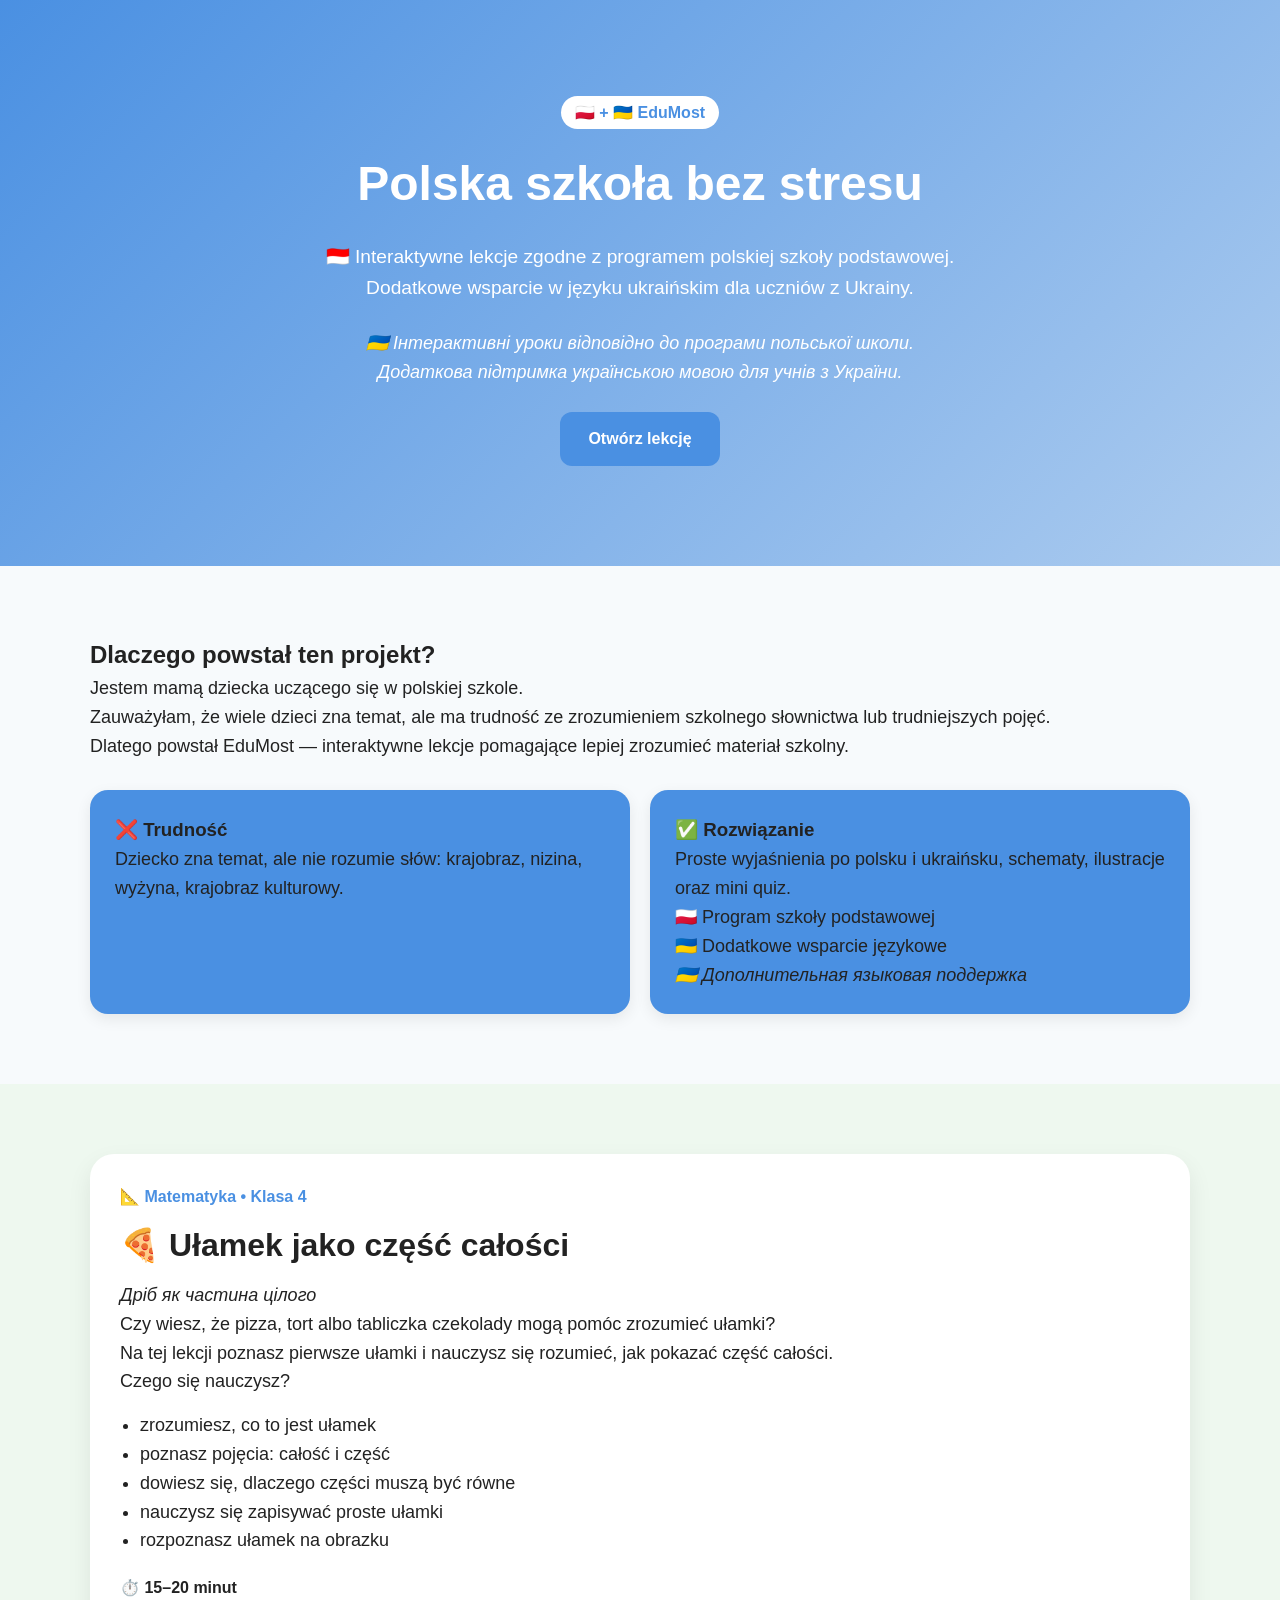
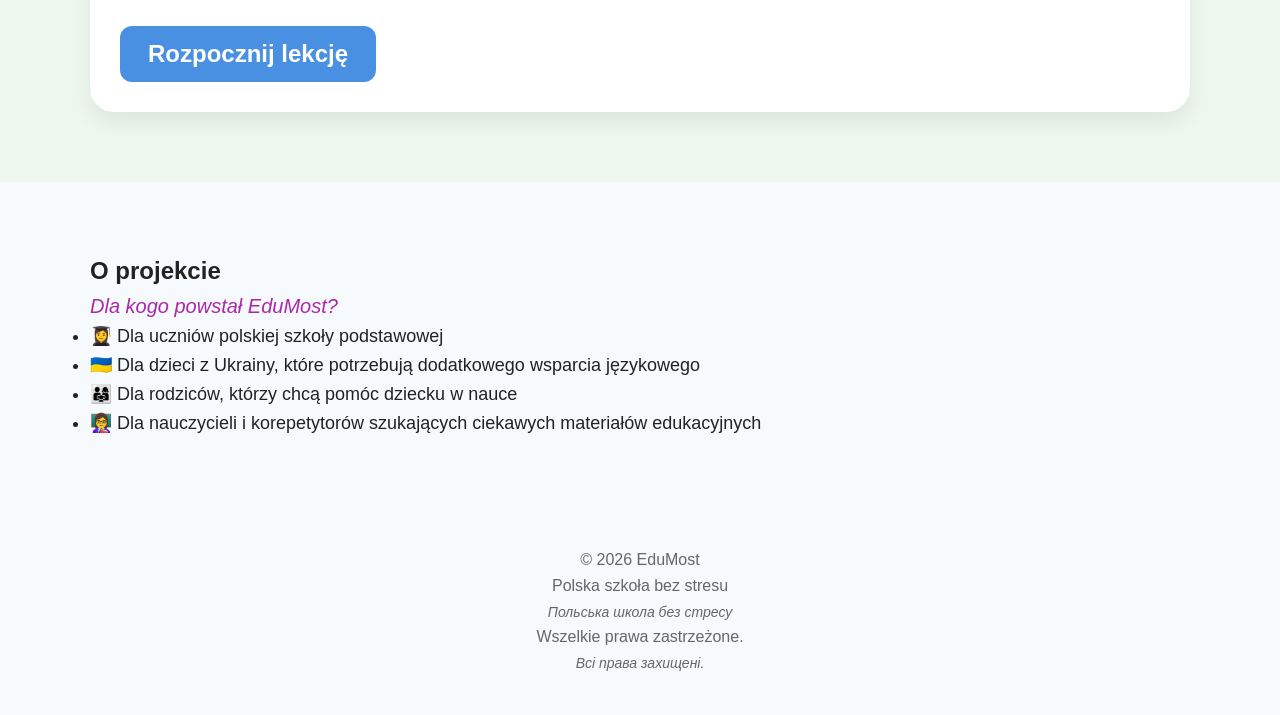
<file: index.html>
<!DOCTYPE html>
<html lang="pl">

<head>
    <meta charset="UTF-8">
    <meta name="viewport" content="width=device-width, initial-scale=1.0">

    <title>EduMost | Ułamek jako część całości</title>

    <link rel="stylesheet" href="style.css">
</head>

<body>

    <header class="hero">
        <div class="hero-content">
            <span class="badge">🇵🇱 + 🇺🇦 EduMost</span>
            <h1>Polska szkoła bez stresu</h1>
            <p class="subtitle">
                🇮🇩 Interaktywne lekcje zgodne z programem polskiej szkoły podstawowej. <br>Dodatkowe wsparcie w języku
                ukraińskim dla uczniów z Ukrainy.
            </p><br>
            <p><em>🇺🇦 Інтерактивні уроки відповідно до програми польської школи. <br> Додаткова підтримка українською
                    мовою для учнів з України.</em></p>
            <a href="#lesson" class="btn">
                Otwórz lekcję
            </a>
        </div>
    </header>

    <section class="problem">
        <div class="container">
            <h2>Dlaczego powstał ten projekt?</h2>

            <p>
                Jestem mamą dziecka uczącego się w polskiej szkole.
            </p>
            <p>Zauważyłam, że wiele dzieci zna temat, ale ma trudność ze zrozumieniem szkolnego słownictwa lub
                trudniejszych pojęć.</p>
            <p>Dlatego powstał EduMost — interaktywne lekcje pomagające lepiej zrozumieć materiał szkolny.</p>
            <div class="cards">

                <div class="card">
                    <h3>❌ Trudność</h3>
                    <p>
                        Dziecko zna temat, ale nie rozumie słów:
                        krajobraz, nizina, wyżyna, krajobraz kulturowy.
                    </p>
                </div>

                <div class="card">
                    <h3>✅ Rozwiązanie</h3>
                    <p>
                        Proste wyjaśnienia po polsku i ukraińsku,
                        schematy, ilustracje oraz mini quiz.
                    </p>
                    <p>🇵🇱 Program szkoły podstawowej</p>
                    <p>🇺🇦 Dodatkowe wsparcie językowe</p>
                    <p><em>🇺🇦 Дополнительная языковая поддержка</em></p>
                </div>

            </div>

        </div>

    </section>

    <section id="lesson" class="lesson-preview">

        <div class="container">

            <div class="lesson-card">

                <div class="lesson-info">

                    <span class="subject">
                        📐 Matematyka • Klasa 4
                    </span>

                    <h3>🍕 Ułamek jako część całości</h3>
                    <p class="centr"><em>Дріб як частина цілого</em></p>
                    <p>Czy wiesz, że pizza, tort albo tabliczka czekolady mogą pomóc zrozumieć ułamki?</p>
                    <p>Na tej lekcji poznasz pierwsze ułamki i nauczysz się rozumieć, jak pokazać część całości.</p>
                    <p>
                        Czego się nauczysz?
                    </p>

                    <ul>
                        <li>zrozumiesz, co to jest ułamek</li>
                        <li>poznasz pojęcia: całość i część</li>
                        <li>dowiesz się, dlaczego części muszą być równe</li>
                        <li>nauczysz się zapisywać proste ułamki</li>
                        <li>rozpoznasz ułamek na obrazku</li>
                    </ul>

                    <div class="lesson-meta">
                        ⏱️ 15–20 minut
                    </div>

                    <button class="btn" id="openLesson" style="font-size: 1.5rem;">
                        Rozpocznij lekcję
                    </button>

                </div>

            </div>

        </div>

    </section>

    <section class="about">

        <div class="container">

            <h2>O projekcie</h2>
            <p class="p20">Dla kogo powstał EduMost?</h6>
            <ul>
                <li>👩‍🎓 Dla uczniów polskiej szkoły podstawowej</li>
                <li>🇺🇦 Dla dzieci z Ukrainy, które potrzebują dodatkowego wsparcia językowego</li>
                <li>👨‍👩‍👧 Dla rodziców, którzy chcą pomóc dziecku w nauce</li>
                <li>👩‍🏫 Dla nauczycieli i korepetytorów szukających ciekawych materiałów edukacyjnych</li>
            </ul>

        </div>

    </section>

    <footer>
        © 2026 EduMost <br>
        <p>Polska szkoła bez stresu <br><em>Польська школа без стресу</em> </p>
        <p>Wszelkie prawa zastrzeżone. <br><em>Всі права захищені.</em></p>
    </footer>
    <script src="script.js"></script>

</body>

</html>
</file>
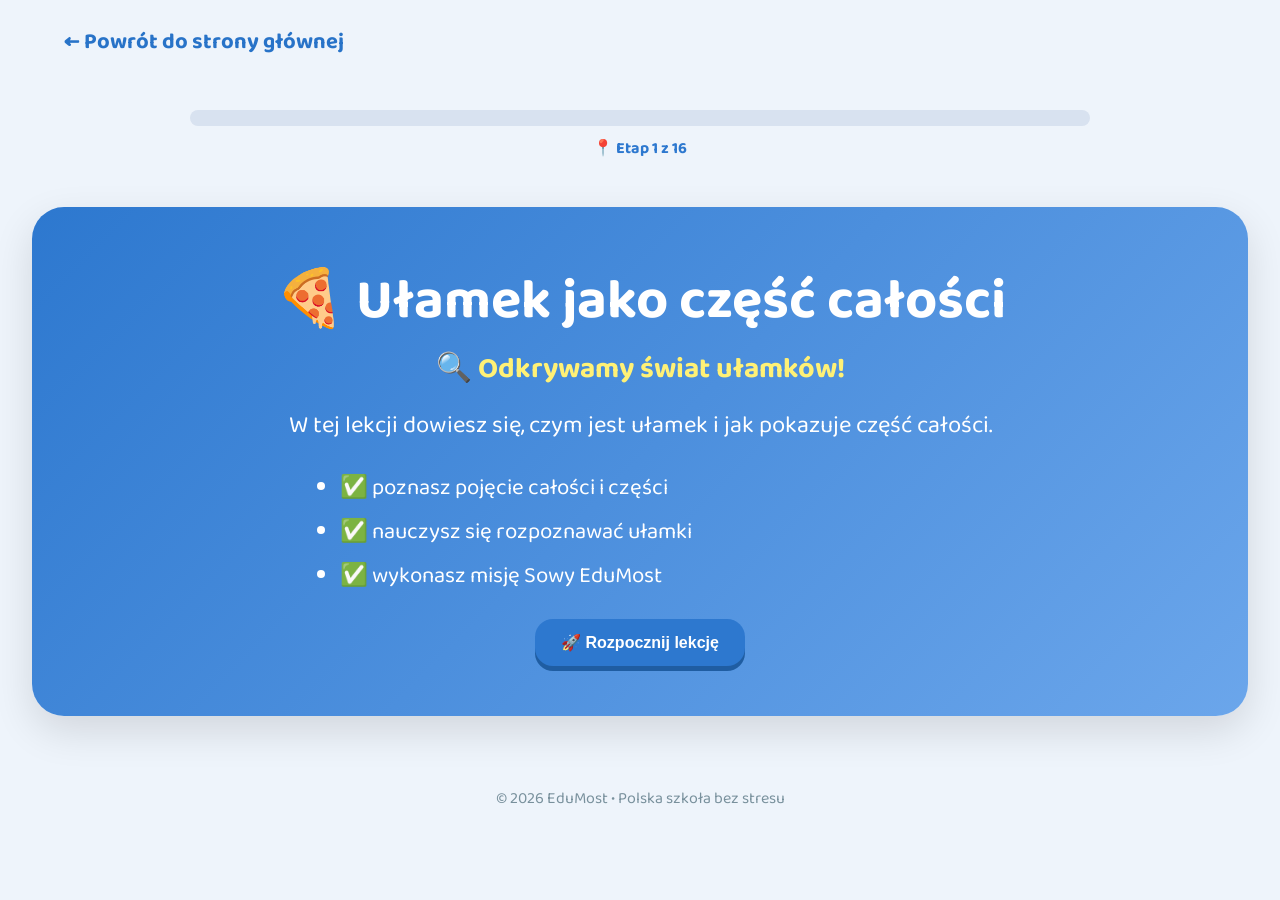
<file: indexMat.html>
<!DOCTYPE html>
<html lang="pl">

<head>

    <meta charset="UTF-8">

    <meta name="viewport" content="width=device-width, initial-scale=1.0">

    <title>
        EduMost | MAT4-UZ-034 | Ułamek jako część całości
    </title>

    <!-- Fonts -->

    <link href="https://fonts.googleapis.com/css2?family=Baloo+2:wght@400;500;600;700&display=swap" rel="stylesheet">

    <!-- CSS -->

    <link rel="stylesheet" href="styleMat.css">
</head>

<body>

    <!-- ==================================================
    POWRÓT
    ================================================== -->

    <a href="index.html" class="back-btn">← Powrót do strony głównej</a>

    <!-- ==================================================
    PROGRESS BAR
    ================================================== -->

    <div class="progress-wrapper">
        <div class="progress-track">
            <div class="progress-bar" id="progressBar">
            </div>
        </div>
        <div class="progress-text" id="progressText">
            📍 Etap 1 z 15
        </div>
    </div>

    <!-- ==================================================
    LESSON START
    ================================================== -->

    <main>

        <!-- ==========================================
        SLIDE 1  HERO
        ========================================== -->
        <section class="slide active" id="slide1">
            <div class="lesson-container">
                <div class="hero-card">
                    <h1>🍕 Ułamek jako część całości</h1>
                    <h3>🔍 Odkrywamy świat ułamków!</h3>
                    <p> W tej lekcji dowiesz się, czym jest ułamek i jak pokazuje część całości.</p>

                    <ul>
                        <li>✅ poznasz pojęcie całości i części</li>
                        <li>✅ nauczysz się rozpoznawać ułamki</li>
                        <li>✅ wykonasz misję Sowy EduMost</li>
                    </ul>

                    <button class="btn btn-primary" onclick="nextSlide()">
                        🚀 Rozpocznij lekcję
                    </button>
                </div>
            </div>
        </section>
        <!-- ==========================================
        SLIDE 2
        JUŻ ZNASZ
        ========================================== -->
        <section class="slide" id="slide2">
            <div class="lesson-container">
                <div class="card section-lesson">
                    <h2>🦉 Już znasz</h2>
                    <div class="grid-2">
                        <div>
                            <ul>
                                <li>🔢 umiesz liczyć</li>
                                <li>🍎 potrafisz dzielić przedmioty na części</li>
                                <li>🍕 wiesz, że pizzę można pokroić na kawałki</li>
                                <li>⚖️ rozumiesz, co znaczy „po równo”</li>
                            </ul>
                        </div>
                        <div>
                            <img src="image/juz-znasz.png" class="lesson-image zum">
                        </div>
                    </div>
                    <div class="owl-card owl-remember">
                        <div class="rule-title">
                            <img src="image/sowa_zapamientaj.png" alt="Sowa EduMost">
                            <span>
                                Zapamiętaj
                            </span>
                        </div>
                        <p>
                            Wszystkie nowe wiadomości
                            budujemy na tym,
                            co już wiemy.
                        </p>
                    </div>
                    <div class="navigation">
                        <button class="btn btn-secondary" onclick="prevSlide()">
                            ← Wstecz
                        </button>
                        <button class="btn btn-primary" onclick="nextSlide()">
                            Dalej →
                        </button>
                    </div>
                </div>
            </div>
        </section>
        <!-- ==========================================
        SLIDE 3
        CZEGO SIĘ NAUCZYSZ
        ========================================== -->
        <section class="slide" id="slide3">
            <div class="lesson-container">
                <div class="card section-lesson">
                    <h2>🎯 Czego się nauczysz</h2>
                    <div class="grid-3">
                        <div class="word-card">
                            <h3>🍕</h3>
                            <p>rozpoznawać części całości</p>
                        </div>
                        <div class="word-card">
                            <h3>➗</h3>
                            <p>rozumieć, czym jest ułamek</p>
                        </div>
                        <div class="word-card">
                            <h3>🔢</h3>
                            <p>odczytywać proste ułamki</p>
                        </div>
                    </div>
                    <div class="owl-card owl-think">

                        <div class="rule-title">
                            <img src="image/sowa_misia.png" alt="Sowa EduMost">
                            <span>Misja na dziś</span>
                        </div>
                        <p>Na końcu lekcji będziesz potrafił powiedzieć:</p>
                        <p><strong>„To jest jedna część z czterech części.”</strong></p>
                    </div>
                    <div class="navigation">
                        <button class="btn btn-secondary" onclick="prevSlide()">← Wstecz</button>
                        <button class="btn btn-primary" onclick="nextSlide()"> Dalej →</button>
                    </div>
                </div>
            </div>
        </section>
        <!-- ==========================================
        SLIDE 4
        NOWE SŁOWA
        ========================================== -->

        <section class="slide" id="slide4">
            <div class="lesson-container">
                <div class="card section-lesson">
                    <h2>📚 Nowe słowa</h2>
                    <p style="text-align:center;">Poznaj słowa, które będą nam potrzebne podczas lekcji.</p>
                    <div class="vocab-grid">
                        <div class="word-card">
                            <h3>🍕 Całość</h3>
                            <p>Ціле</p>
                        </div>
                        <div class="word-card">
                            <h3>🧩 Część</h3>
                            <p>Частина</p>
                        </div>
                        <div class="word-card">
                            <h3>⚖️ Równe części</h3>
                            <p>Рівні частини</p>
                        </div>
                        <div class="word-card">
                            <h3>➗ Ułamek</h3>
                            <p>Дріб</p>
                        </div>
                    </div>
                    <div class="owl-card owl-remember">
                        <div class="rule-title">
                            <img src="image/sowa_zapamientaj.png" alt="Sowa EduMost">
                            <span>Zapamiętaj</span>
                        </div>
                        <p>Te słowa będą wracały
                            w kolejnych lekcjach matematyki.</p>
                    </div>
                    <div class="navigation">
                        <button class="btn btn-secondary" onclick="prevSlide()">← Wstecz</button>
                        <button class="btn btn-primary" onclick="nextSlide()">Dalej →</button>
                    </div>
                </div>
            </div>
        </section>

        <!-- ==========================================
        SLIDE 5
        CO TO JEST CAŁOŚĆ
        ========================================== -->

        <section class="slide" id="slide5">
            <div class="lesson-container">
                <div class="card section-lesson">
                    <h2>🟢 Co to jest całość?</h2>
                    <div class="grid-2">
                        <div>
                            <p>🍕 Wyobraź sobie pizzę.</p>
                            <p>Jeszcze jej nie pokroiłeś.</p>
                            <p>Masz całą pizzę.</p>
                            <p>To właśnie jest
                                <strong>całość</strong>.
                            </p>
                            <br>
                            <p> W matematyce całość oznacza coś, co jeszcze nie zostało podzielone.</p>
                            <!-- ua -->
                            <div class="ua-box">
                                <button class="ua-trigger">🇺🇦 Українською</button>
                                <div class="ua-content">
                                    <p>🍕 Уяви піцу. </p>
                                    <p>Ти ще її не розрізав.</p>
                                    <p>У тебе є вся піца.</p>
                                    <p>Це і є <b>ціле</b>.</p>
                                    <p>У математиці ціле — це те, що ще не поділили на частини.</p>
                                </div>
                            </div>
                        </div>
                        <div>
                            <img src="image/calosc.png" class="lesson-image zum" alt="Całość">
                        </div>
                    </div>
                    <div class="owl-card owl-remember">
                        <div class="rule-title">
                            <img src="image/sowa_zapamientaj.png" alt="Sowa EduMost">
                            <span>
                                Zapamiętaj
                            </span>
                        </div>
                        <p>Dopóki niczego nie podzielimy, mamy jedną całość.</p>
                    </div>

                    <!-- end ua -->

                    <div class="navigation">
                        <button class="btn btn-secondary" onclick="prevSlide()">
                            ← Wstecz
                        </button>
                        <button class="btn btn-primary" onclick="nextSlide()">Dalej →</button>
                    </div>
                </div>
            </div>
        </section>
        <!-- ==========================================
        SLIDE 6
        RÓWNE CZĘŚCI
        ========================================== -->

        <section class="slide" id="slide6">
            <div class="lesson-container">
                <div class="card section-lesson">
                    <h2>🟡 Dzielimy całość na części</h2>
                    <div class="grid-2">
                        <div>
                            <img src="image/slide2.png" class="lesson-image zum" alt="Równe części">
                        </div>
                        <div style="margin-left: 2%;">
                            <p>🍕 Teraz pokroiliśmy pizzę.</p>
                            <p>Nie mamy już jednej całości.</p>
                            <p>Mamy kilka części.</p>
                            <p>Wszystkie kawałki są takie same.</p>
                            <p>To są <strong>równe części</strong>.</p>
                            <!-- ua -->
                            <div class="ua-box">
                                <button class="ua-trigger">🇺🇦 Українською</button>
                                <div class="ua-content">
                                    <p>
                                        🍕 Тепер ми розрізали піцу.
                                    </p>

                                    <p>
                                        У нас вже немає одного цілого.
                                    </p>

                                    <p>
                                        Тепер у нас є кілька частин.
                                    </p>

                                    <p>
                                        Усі шматочки однакові.
                                    </p>

                                    <p>
                                        Це рівні частини.
                                    </p>
                                </div>
                            </div>
                        </div>
                    </div>
                    <div class="rule-box">
                        <div class="rule-title" style="margin-top: -20px;">
                            <img src="image/sowa_zasady.png" alt="Sowa EduMost" style="width: 200px;height: 200px;">
                        </div>
                        <p>
                            Ułamki tworzymy tylko wtedy,
                            gdy całość została podzielona
                            na równe części.
                        </p>
                        <div class="ua-box">
                            <button class="ua-trigger">🇺🇦 Українською</button>
                            <div class="ua-content">
                                <p> Дріб можна записати лише тоді, коли ціле поділено на <b>рівні частини</b>.</p>
                            </div>
                        </div>
                    </div>
                    <div class="owl-card owl-warning">
                        <div class="rule-title">
                            <img src="image/sowa_uwazaj.png" alt="Sowa EduMost">
                            <span>
                                Uważaj
                            </span>
                        </div>
                        <p>Jeśli jeden kawałek jest większy,
                            a drugi mniejszy, nie możemy poprawnie zapisać ułamka.</p>
                        <div class="ua-box">
                            <button class="ua-trigger">🇺🇦 Українською</button>
                            <div class="ua-content">
                                <p> Якщо частини мають <b>різний розмір</b>, ми <b>не можемо</b> правильно записати
                                    <b>дріб</b>.
                                </p>
                            </div>
                        </div>
                    </div>
                    <div class="navigation">
                        <button class="btn btn-secondary" onclick="prevSlide()">
                            ← Wstecz
                        </button>
                        <button class="btn btn-primary" onclick="nextSlide()">
                            Dalej →
                        </button>
                    </div>
                </div>
            </div>
        </section>


        <!-- ==========================================
        SLIDE 7
        CO TO JEST UŁAMEK
        ========================================== -->

        <section class="slide" id="slide7">
            <div class="lesson-container">
                <div class="card section-lesson">
                    <h2>🔵 Co to jest ułamek?</h2>
                    <div class="grid-2">
                        <div>
                            <img src="image/pizza_1_4.png" class="lesson-image zum" alt="Jedna czwarta">
                        </div>
                        <div>
                            <p>🍕 Pizza została podzielona
                                na 4 równe części.</p>
                            <p>Zaznaczyliśmy tylko jeden kawałek.</p>
                            <p>To już nie jest cała pizza.</p>
                            <p>To jedna z czterech części.</p>
                            <p>Taki zapis nazywamy
                                <strong>ułamkiem</strong>.
                            </p>
                            <!-- ua -->
                            <div class="ua-box">
                                <button class="ua-trigger">🇺🇦 Українською</button>
                                <div class="ua-content">
                                    <p>🍕 Піцу поділили на 4 рівні частини.</p>
                                    <p>Ми виділили лише один шматочок.</p>
                                    <p>Це вже не ціла піца.</p>
                                    <p>Це одна з чотирьох частин.</p>
                                    <p>Такий запис називається дробом.</p>
                                </div>
                            </div>
                        </div>
                    </div>
                    <div class="owl-card owl-think">
                        <div class="rule-title" style="margin-top: -20px;">
                            <img src="image/sowa_mowi.png" alt="Sowa EduMost" style="width: 200px;height: 200px;">
                        </div>
                        <p>Ułamek pokazuje,
                            jaką część całości mamy.</p>
                    </div>
                    <div class="navigation">
                        <button class="btn btn-secondary" onclick="prevSlide()">
                            ← Wstecz
                        </button>
                        <button class="btn btn-primary" onclick="nextSlide()">
                            Dalej →
                        </button>
                    </div>
                </div>
            </div>
        </section>

        <!-- ==========================================
        SLIDE 8
        JAK ZAPISUJEMY UŁAMEK
        ========================================== -->

        <section class="slide" id="slide8">
            <div class="lesson-container">
                <div class="card section-lesson">
                    <h2>🔢 Jak zapisujemy ułamek?</h2>
                    <div class="grid-2">
                        <div><img src="image/pizza_1_4_2.png" class="lesson-image zum">
                        </div>
                        <div>
                            <p> Mamy jedną część z czterech części.</p>
                            <p>Matematycy zapisują to tak:</p>
                            <div class="fraction">
                                1
                                <hr>
                                4
                            </div>
                            <p>Czytamy:</p>
                            <h3>jedna czwarta</h3>
                        </div>
                    </div>
                    <div class="rule-box">
                        <div class="rule-title" style="margin-top: -20px;">
                            <img src="image/sowa_zasady.png" alt="Sowa EduMost" style="width: 200px;height: 200px;">
                        </div>
                        <p>1 część z 4 części to jedna czwarta.</p>
                    </div>
                    <div class="navigation">
                        <button class="btn btn-secondary" onclick="prevSlide()">
                            ← Wstecz
                        </button>
                        <button class="btn btn-primary" onclick="nextSlide()">
                            Dalej →
                        </button>
                    </div>
                </div>
            </div>
        </section>


        <!-- ==========================================
        SLIDE 9
        SOWA PYTA
        ========================================== -->

        <section class="slide" id="slide9">
            <div class="lesson-container">
                <div class="card section-lesson">
                    <h2>🔢 Licznik i mianownik</h2>
                    <div class="fraction" style="font-size:70px;width:140px;">
                        1
                        <hr>
                        4
                    </div>
                    <br>
                    <div class="grid-2">
                        <div class="word-card">
                            <h3>⬆️ Licznik</h3>
                            <p>Liczba na górze.</p>
                            <p>Pokazuje, ile części bierzemy.</p>
                            <h2>1</h2>
                        </div>
                        <div class="word-card">
                            <h3>⬇️ Mianownik</h3>
                            <p>Liczba na dole.</p>
                            <p>Pokazuje, na ile części
                                podzielono całość.</p>
                            <h2>4</h2>
                        </div>
                    </div>
                    <div class="owl-card owl-remember">
                        <div class="rule-title">
                            <img src="image/sowa_zapamientaj.png" alt="Sowa EduMost">
                            <span>
                                Zapamiętaj
                            </span>
                        </div>
                        <p>
                            Najpierw patrzymy,
                            na ile części podzielono całość.
                        </p>
                        <p>
                            Potem sprawdzamy,
                            ile części zostało zaznaczonych.
                        </p>
                        <!-- ua -->
                        <div class="ua-box">
                            <button class="ua-trigger">🇺🇦 Українською</button>
                            <div class="ua-content">
                                <p>Спочатку ми дивимося, <b>на скільки частин поділили ціле</b>.</p>
                                <p>Потім перевіряємо, скільки частин було виділено.</p>
                            </div>
                        </div>
                    </div>
                    <div class="navigation">
                        <button class="btn btn-secondary" onclick="prevSlide()">
                            ← Wstecz
                        </button>
                        <button class="btn btn-primary" onclick="nextSlide()">
                            Dalej →
                        </button>
                    </div>
                </div>
            </div>
        </section>


        <!-- ==========================================
        SLIDE 10
        UŁAMKI WOKÓŁ NAS
        ========================================== -->

        <section class="slide" id="slide10">
            <div class="lesson-container">
                <div class="card section-lesson">

                    <div class="owl-card owl-think owl-question">
                        <div class="question-box">
                            <div class="rule-title">
                                <img src="image/sowa_pomysl.png" alt="Sowa EduMost">
                                <span>Pomyśl</span>
                            </div>
                            <h4></h4>
                            <p>
                                🍕 Pizza została podzielona
                                na 8 równych części.
                            </p>
                            <p>
                                Jeśli zjesz 1 kawałek,
                                czy zjesz całą pizzę?
                            </p>
                        </div>
                        <div class="answer-box" style="display:none;">
                            <h4>💡 Odpowiedź</h4>
                            <p class="green">
                                Nie.
                            </p>
                            <p>
                                Jeden kawałek to tylko
                                część całej pizzy.
                            </p>
                        </div>
                        <br>
                        <button class="btn btn-answer show-answer">
                            💡 Sprawdź odpowiedź
                        </button>
                    </div>
                    <div class="owl-card owl-remember">
                        <div class="question-box">
                            <div class="rule-title">
                                <img src="image/sowa_co_juz_wiem.png" alt="Sowa EduMost">
                                <span>Co już wiemy?</span>
                            </div>
                            <p>Ułamek pokazuje część całości.
                            </p>
                        </div>
                        <div class="navigation">
                            <button class="btn btn-secondary" onclick="prevSlide()">
                                ← Wstecz
                            </button>
                            <button class="btn btn-primary" onclick="nextSlide()">
                                Dalej →
                            </button>
                        </div>
                    </div>
                </div>
        </section>

        <!-- ==========================================
        SLIDE 11
        UWAŻAJ
        ========================================== -->

        <section class="slide" id="slide11">
            <div class="lesson-container">
                <div class="card section-lesson">
                    <h2>🌍 Ułamki wokół nas</h2>
                    <p style="text-align:center;">
                        Ułamki spotykamy każdego dnia.
                    </p>
                    <br>
                    <div class="math-object-grid">
                        <div class="math-object-card">
                            <img src="image/pizza-1-8.png" alt="Pizza">
                            <h3>1/8 pizzy</h3>
                        </div>
                        <div class="math-object-card">
                            <img src="image/chocolate-2-6.png" alt="Czekolada">
                            <h3>2 kostki</h3>
                        </div>
                        <div class="math-object-card">
                            <img src="image/cake-slice.png" alt="Tort">
                            <h3>Kawałek tortu</h3>
                        </div>
                        <div class="math-object-card">
                            <img src="image/apple-half.png" alt="Jabłko">
                            <h3>Połówka jabłka</h3>
                        </div>
                    </div>
                    <br>
                    <div class="fact-box">
                        <h3>💡 Czy wiesz?</h3>
                        <p>
                            Kiedy dzielisz coś na równe części,
                            bardzo często używasz ułamków.
                        </p>
                    </div>
                    <div class="navigation">
                        <button class="btn btn-secondary" onclick="prevSlide()">
                            ← Wstecz
                        </button>
                        <button class="btn btn-primary" onclick="nextSlide()">
                            Dalej →
                        </button>
                    </div>
                </div>
            </div>
        </section>

        <!-- ==========================================
        SLIDE 12
        MISJA SOWY
        ========================================== -->

        <section class="slide" id="slide12">
            <div class="lesson-container">
                <div class="card section-warning">
                    <div class="rule-title">
                        <img src="image/sowa_uwazaj.png" alt="Sowa EduMost">
                        <span>Uważaj</span>
                    </div>
                    <p style="text-align:center;">
                        Zobacz najczęstsze błędy.
                    </p>
                    <br>
                    <div class="grid-2">
                        <div class="warning-box">
                            <h3>
                                ❌ Nierówne części
                            </h3>
                            <p>
                                Ułamek działa tylko wtedy,
                                gdy całość została podzielona
                                na równe części.
                            </p>
                        </div>
                        <div class="warning-box">
                            <h3>
                                ❌ Odwrotny zapis
                            </h3>
                            <p>
                                Jeśli mamy
                                1 część z 4 części,
                                zapisujemy:
                            </p>
                            <div class="fraction">
                                1
                                <hr>
                                4
                            </div>
                            <p>
                                a nie
                            </p>
                            <div class="fraction">
                                4
                                <hr>
                                1
                            </div>
                        </div>
                    </div>
                    <div class="owl-card owl-warning">
                        <div class="rule-title">
                            <img src="image/sowa_zapamientaj.png" alt="Sowa EduMost">
                            <span>Pamiętaj</span>
                        </div>
                        <p>
                            Najpierw policz wszystkie części.
                        </p>
                        <p>
                            Potem policz części zaznaczone.
                        </p>
                        <!-- ua -->
                        <div class="ua-box">
                            <button class="ua-trigger">🇺🇦 Українською</button>
                            <div class="ua-content">
                                <p>Спочатку порахуй усі частини.</p>
                                <p>Потім порахуй виділені частини.</p>
                            </div>
                        </div>
                    </div>
                    <div class="navigation">
                        <button class="btn btn-secondary" onclick="prevSlide()">
                            ← Wstecz
                        </button>
                        <button class="btn btn-primary" onclick="nextSlide()">
                            Dalej →
                        </button>
                    </div>
                </div>
            </div>
        </section>

        <!-- ==========================================
        SLIDE 13
        DO PLECAKA SOWY
        ========================================== -->

        <section class="slide" id="slide13">
            <div class="lesson-container">
                <div class="card section-mission">
                    <div class="rule-title">
                        <img src="image/sowa_misia.png" alt="Sowa EduMost">
                        <span>Misja Sowy EduMost</span>
                    </div>
                    <div class="owl-card owl-mission">
                        <h4>🎯 Misja</h4>
                        <p>
                            Sowa przygotowuje przyjęcie
                            dla swoich przyjaciół.
                        </p>
                        <p>
                            Pomóż jej rozwiązać zadania.
                        </p>
                    </div>
                    <!-- Zadanie 1 -->
                    <div class="quiz-block">
                        <h3>🍕 Zadanie 1</h3>
                        <img src="image/pizza-2-6.png" class="lesson-image zum" style="max-width:400px;margin:auto;">
                        <p class="wopros">
                            Jaka część pizzy została zaznaczona?
                        </p>
                        <div class="answers">
                            <button class="quiz-answer">
                                1/6
                            </button>
                            <button class="quiz-answer" data-correct="true">
                                2/6
                            </button>
                            <button class="quiz-answer">
                                4/6
                            </button>
                        </div>
                        <div class="task-result"></div>
                    </div>
                    <hr>

                    <!-- Zadanie 2 -->

                    <div class="quiz-block">
                        <h3>🍫 Zadanie 2</h3>
                        <img src="image/zadanie_2.png" class="lesson-image zum" style="max-width:400px;margin:auto;">
                        <p class="wopros">
                            Co trzeba zrobić najpierw?
                        </p>
                        <div class="answers">
                            <button class="quiz-answer" data-correct="true">
                                Policzyć wszystkie części
                            </button>
                            <button class="quiz-answer">
                                Policzyć tylko zaznaczone
                            </button>
                        </div>
                        <div class="task-result"></div>
                    </div>
                    <hr>

                    <!-- Zadanie 3 -->

                    <div class="quiz-block">
                        <h3>🎂 Zadanie 3</h3>
                        <img src="image/zadanie_3.png" class="lesson-image zum" style="max-width:400px;margin:auto;">
                        <p class="wopros">
                            Czy możemy zapisać ułamek,
                            jeśli części nie są równe?
                        </p>
                        <div class="answers">
                            <button class="quiz-answer">
                                Tak
                            </button>
                            <button class="quiz-answer" data-correct="true">
                                Nie
                            </button>
                        </div>
                        <div class="task-result"></div>
                    </div>
                    <div class="owl-card owl-remember">
                        <h4>🏆 Brawo!</h4>
                        <p>
                            Sowa jest bardzo zadowolona.
                            Pomogłeś jej ukończyć misję.
                        </p>
                    </div>
                    <div class="navigation">
                        <button class="btn btn-secondary" onclick="prevSlide()">
                            ← Wstecz
                        </button>
                        <button class="btn btn-primary" onclick="nextSlide()">
                            Dalej →
                        </button>
                    </div>
                </div>
            </div>
        </section>


        <!-- ==========================================
        SLIDE 14
        MOST WIEDZY
        ========================================== -->
        
        <section class="slide" id="slide14">
            <div class="lesson-container">
                <div class="card section-summary">
                    <h2>🎒 Do plecaka Sowy</h2>
                    <div class="owl-card owl-remember">
                        <div class="rule-title">
                            <img src="image/sowa_zapamientaj.png" alt="Sowa EduMost">
                            <span>Co zapamiętujemy?</span>
                        </div>
                        <ul>
                            <li>
                                ✅ Ułamek pokazuje część całości.
                            </li>
                            <li>
                                ✅ Całość musi być podzielona
                                na równe części.
                            </li>
                            <li>
                                ✅ Licznik mówi,
                                ile części bierzemy.
                            </li>
                            <li>
                                ✅ Mianownik mówi,
                                na ile części podzielono całość.
                            </li>
                        </ul>
                    </div>
                    <!-- ua -->
                    <div class="ua-box">
                        <button class="ua-trigger">🇺🇦 Українською</button>
                        <div class="ua-content">
                            <p><b>Що ми запам’ятовуємо?</b></p>
                            <p>✅ Дріб показує частину цілого.</p>
                            <p>✅ Ціле має бути поділене на рівні частини.</p>
                            <p>✅ Чисельник показує, скільки частин ми беремо.</p>
                            <p>✅ Знаменник показує, на скільки частин поділили ціле.</p>
                        </div>
                    </div>
                    <br>
                    <!-- Most Wiedzy -->
                    <h2>Most Wiedzy</h2>
                    <div class="bridge-info">
                        <img src="image/owl_bridge.png" alt="Sowa EduMost">

                        <div>

                            <h3>🌉 Co to jest Most Wiedzy?</h3>

                            <p>
                                Każde nowe słowo,
                                które poznajesz,
                                trafia na Twój Most Wiedzy.
                            </p>

                            <p>
                                Te słowa będą wracały
                                w kolejnych lekcjach matematyki.
                            </p>

                            <p>
                                Im więcej słów poznasz,
                                tym silniejszy stanie się Twój Most Wiedzy.
                            </p>

                        </div>

                    </div>
                    <!-- ua -->
                    <div class="ua-box">
                        <button class="ua-trigger">🇺🇦 Українською</button>
                        <div class="ua-content">
                            <p>🌉 <b>Що таке Міст знань?</b></p>
                            <p>Кожне нове слово, яке ти вивчаєш, потрапляє до твого Мосту знань.</p>
                            <p>Ці слова будуть знову з'являтися на наступних уроках математики.</p>
                            <p>Чим більше слів ти знаєш, тим міцнішим стає твій Міст знань.</p>
                        </div>
                    </div>
                    <div class="vocab-grid">
                        <div class="word-card">
                            <h3>🍕</h3>
                            <p>Całość</p>
                        </div>
                        <div class="word-card">
                            <h3>🧩</h3>
                            <p>Część</p>
                        </div>
                        <div class="word-card">
                            <h3>⚖️</h3>
                            <p>Równe części</p>
                        </div>
                        <div class="word-card">
                            <h3>➗</h3>
                            <p>Ułamek</p>
                        </div>
                    </div>
                    <div class="navigation">
                        <button class="btn btn-secondary" onclick="prevSlide()">
                            ← Wstecz
                        </button>
                        <button class="btn btn-primary" onclick="nextSlide()">
                            Dalej →
                        </button>
                    </div>
                </div>
            </div>
        </section>
        <!-- ==========================================
        SLIDE 15
        MOST WIEDZY
        ========================================== -->
        
        <section class="slide" id="slide15">
            <div class="lesson-container">
                <div class="card section-summary">
                    <h2>Podsumowanie</h2>
                   
                    <div class="image">
                        <img src="image/7.png" alt="Sowa EduMost" class="zum">

                    </div>
                    <div class="image">
                        <img src="image/8.png" alt="Sowa EduMost" class="zum">

                    </div>
                  
                    <div class="navigation">
                        <button class="btn btn-secondary" onclick="prevSlide()">
                            ← Wstecz
                        </button>
                        <button class="btn btn-primary" onclick="nextSlide()">
                            Dalej →
                        </button>
                    </div>
                </div>
            </div>
        </section>

        <!-- ==========================================
        SLIDE 16
        GRATULACJE
        ========================================== -->

        <section class="slide" id="slide16">
            <div class="lesson-container">
                <div class="hero-card">
                    <h1>🏅 Gratulacje!</h1>
                    <h3>
                        Ukończyłeś lekcję
                        o ułamkach.
                    </h3>
                    <div style="
                font-size:80px;
                margin:30px 0;">
                        🍕➗📚
                    </div>
                    <p>
                        Teraz już wiesz:
                    </p>
                    <ul style="
                max-width:700px;
                margin:20px auto;
                text-align:left;">
                        <li>
                            ✅ czym jest całość
                        </li>
                        <li>
                            ✅ czym jest część
                        </li>
                        <li>
                            ✅ czym jest ułamek
                        </li>
                        <li>
                            ✅ jak odczytywać proste ułamki
                        </li>
                        <li>
                            ✅ dlaczego części muszą być równe
                        </li>
                    </ul>
                    <h3>
                        ⭐ Jesteś gotowy
                        na następną lekcję!
                    </h3>
                    <br>
                    <a href="#" class="btn btn-answer">
                        📋 Ankieta dla rodziców
                    </a>
                </div>
            </div>
        </section>

    </main>

    <!-- ==================================================
    FOOTER
    ================================================== -->

    <footer>

        © 2026 EduMost
        • Polska szkoła bez stresu

    </footer>

    <!-- ==================================================
    MODALS UA
    ================================================== -->



    <!-- ==================================================
    JS
    ================================================== -->

    <script src="scriptMat.js"></script>

</body>

</html>
</file>
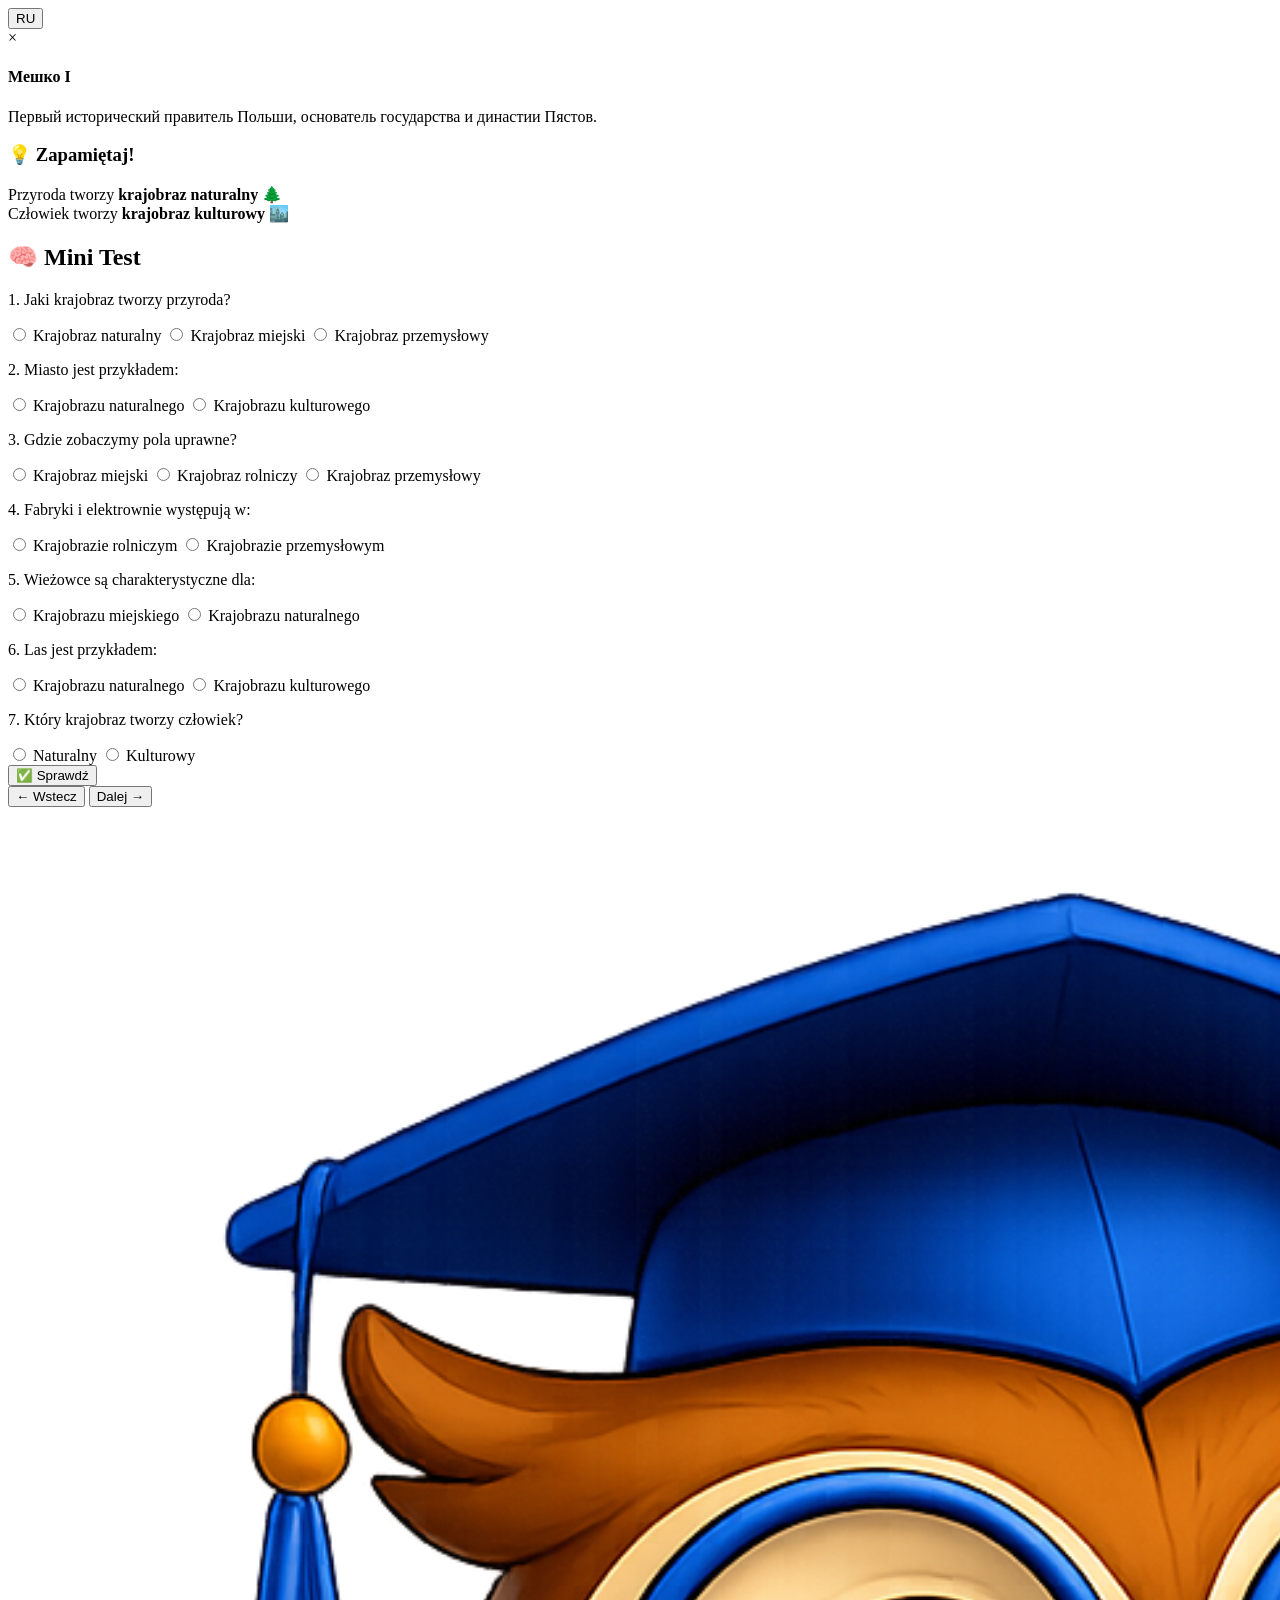
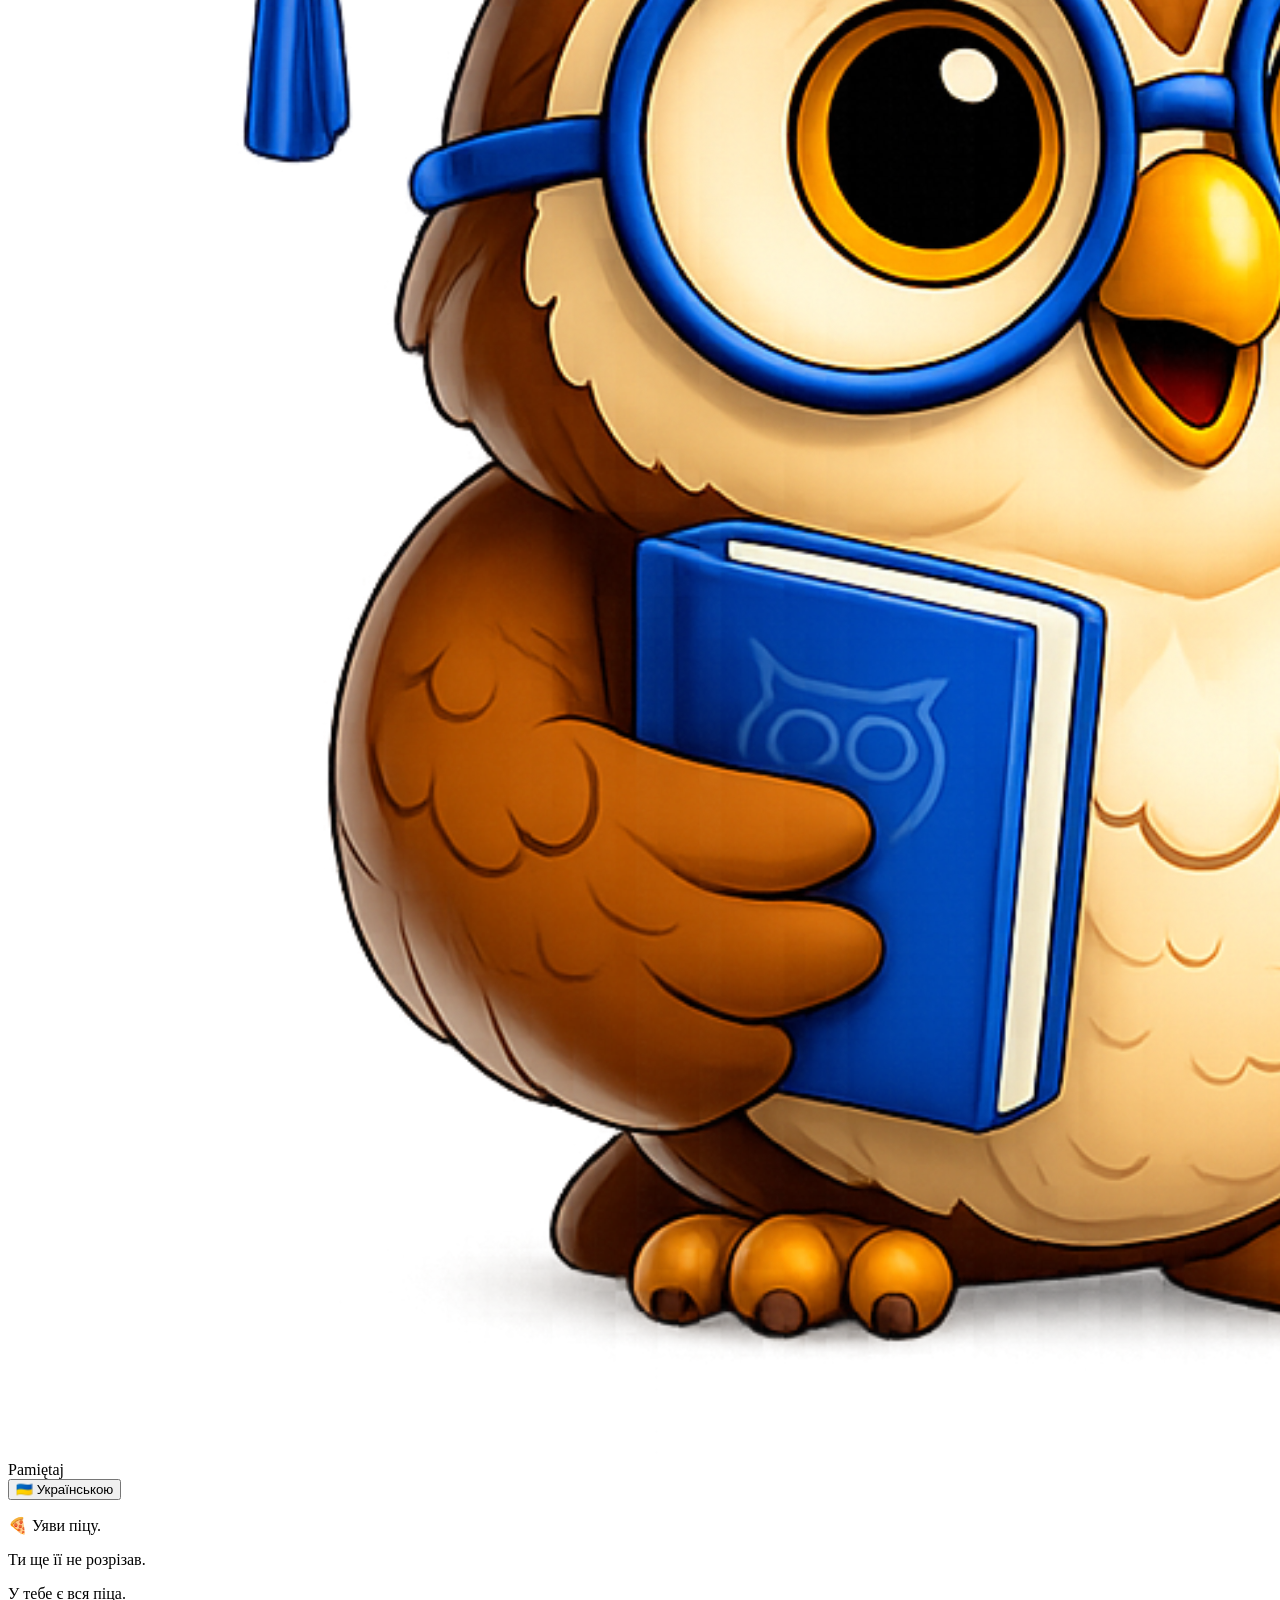
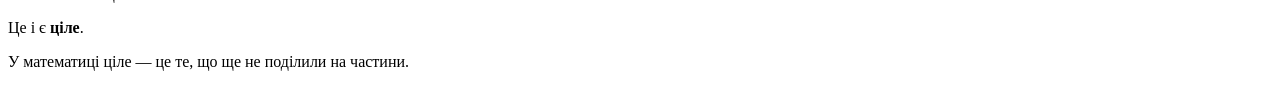
<file: zagonowka.html>
<!DOCTYPE html>
<html lang="en">

<head>
    <meta charset="UTF-8">
    <meta name="viewport" content="width=device-width, initial-scale=1.0">
    <title>Document</title>
</head>

<body>
    <!-- RU -->
    <button class="ru-btn modal-trigger" data-modal="ru_1">RU</button>

    <div class="modal" data-modal="ru_1">
        <div class="modal-content">
            <span class="close">&times;</span>
            <h4>Мешко I</h4>
            <p>
                Первый исторический правитель Польши,
                основатель государства и династии Пястов.
            </p>
        </div>
    </div>
    <!--  -->

    <div class="remember-note">
        <h3>💡 Zapamiętaj!</h3>

        <p>
            Przyroda tworzy <strong>krajobraz naturalny</strong> 🌲<br>
            Człowiek tworzy <strong>krajobraz kulturowy</strong> 🏙️
        </p>
    </div>

    <!-- мини тест -->
    <section class="slide" id="slide20">

        <div class="cфrd lesson-block">
            <h2>🧠 Mini Test</h2>
            <div class="question" data-correct="naturalny">
                <p>1. Jaki krajobraz tworzy przyroda?</p> <label><input type="radio" name="q1" value="naturalny">
                    Krajobraz naturalny</label> <label><input type="radio" name="q1" value="miejski"> Krajobraz
                    miejski</label> <label><input type="radio" name="q1" value="przemyslowy"> Krajobraz
                    przemysłowy</label>
            </div>
            <div class="question" data-correct="kulturowy">
                <p>2. Miasto jest przykładem:</p> <label><input type="radio" name="q2" value="naturalny"> Krajobrazu
                    naturalnego</label> <label><input type="radio" name="q2" value="kulturowy"> Krajobrazu
                    kulturowego</label>
            </div>
            <div class="question" data-correct="rolniczy">
                <p>3. Gdzie zobaczymy pola uprawne?</p> <label><input type="radio" name="q3" value="miejski"> Krajobraz
                    miejski</label> <label><input type="radio" name="q3" value="rolniczy"> Krajobraz rolniczy</label>
                <label><input type="radio" name="q3" value="przemyslowy"> Krajobraz przemysłowy</label>
            </div>
            <div class="question" data-correct="przemyslowy">
                <p>4. Fabryki i elektrownie występują w:</p> <label><input type="radio" name="q4" value="rolniczy">
                    Krajobrazie rolniczym</label> <label><input type="radio" name="q4" value="przemyslowy"> Krajobrazie
                    przemysłowym</label>
            </div>
            <div class="question" data-correct="miejski">
                <p>5. Wieżowce są charakterystyczne dla:</p> <label><input type="radio" name="q5" value="miejski">
                    Krajobrazu miejskiego</label> <label><input type="radio" name="q5" value="naturalny"> Krajobrazu
                    naturalnego</label>
            </div>
            <div class="question" data-correct="naturalny">
                <p>6. Las jest przykładem:</p> <label><input type="radio" name="q6" value="naturalny"> Krajobrazu
                    naturalnego</label> <label><input type="radio" name="q6" value="kulturowy"> Krajobrazu
                    kulturowego</label>
            </div>
            <div class="question" data-correct="kulturowy">
                <p>7. Który krajobraz tworzy człowiek?</p> <label><input type="radio" name="q7" value="naturalny">
                    Naturalny</label> <label><input type="radio" name="q7" value="kulturowy"> Kulturowy</label>
            </div> <button class="btn" onclick="checkQuiz()"> ✅ Sprawdź </button>
            <div id="quizResult">

            </div>
            <!-- navigation -->
            <div class="navigation">
                <button class="btn-back" onclick="prevSlide()">
                    ← Wstecz
                </button>

                <button class="btn-next" onclick="nextSlide()">
                    Dalej →
                </button>
            </div>
            <!-- end navigation -->
        </div>
    </section>

    <!-- sowa подумай, вопрос-->
    <div class="rule-title">
        <img src="image/sowa_zapamientaj.png" alt="Sowa EduMost">
        <span>Pamiętaj</span>
    </div>
    <!-- end sowa zapamjetaj -->

    <!-- ua -->
    <div class="ua-box">
        <button class="ua-trigger">🇺🇦 Українською</button>
        <div class="ua-content">
            <p>🍕 Уяви піцу. </p>
            <p>Ти ще її не розрізав.</p>
            <p>У тебе є вся піца.</p>
            <p>Це і є <b>ціле</b>.</p>
            <p>У математиці ціле — це те, що ще не поділили на частини.</p>
        </div>
    </div>


</body>

</html>
</file>
<file: style.css>
/* style.css */

*{
margin:0;
padding:0;
box-sizing:border-box;
}

body{
font-family:Inter, Arial, sans-serif;
background:#f7fafc;
color:#222;
line-height:1.6;
}

.container{
width:90%;
max-width:1100px;
margin:auto;
}

.hero{
background:linear-gradient(
135deg,
#4A90E2,
#adccef
);
color:white;
padding:100px 20px;
text-align:center;
}

.badge{
background:white;
color:#4A90E2;
padding:8px 14px;
border-radius:30px;
font-weight:600;
}

.hero h1{
font-size:3rem;
margin:20px 0;
}

.subtitle{
font-size:1.2rem;
max-width:700px;
margin:auto;
}

.p20{
    font-size: 20px;
    color: rgb(170, 41, 170);
    font-style: italic;
}
.lesson-block .p20{
    font-size: 20px;
    color: rgb(170, 41, 170);
    font-style: italic;
}
p{
    font-size: 18px;
}
ul{
    font-size: 18px;
}
.btn{
display:inline-block;
margin-top:25px;
padding:14px 28px;
border:none;
border-radius:12px;
/* background:white;
color:#3aa655; */
background:#4A90E2;
color:white;
font-weight:700;
cursor:pointer;
text-decoration:none;
}
.btn:hover{
    background:#286cbb;
    color:white;
    scale: 0.9;
}

.problem{
padding:70px 0;
}

.cards{
display:grid;
grid-template-columns:repeat(auto-fit,minmax(250px,1fr));
gap:20px;
margin-top:30px;
}

.card{
background:#82aedf;
background-color:#4A90E2;

padding:25px;
border-radius:18px;
box-shadow:0 5px 15px rgba(0,0,0,.08);
}

.lesson-preview{
padding:70px 0;
background:#eef8ef;
}

.lesson-card{
background:white;
border-radius:24px;
padding:30px;
box-shadow:0 10px 25px rgba(0,0,0,.08);
}

.subject{
color:#4A90E2;
font-weight:600;
}

.lesson-card h3{
font-size:2rem;
margin:10px 0;
}

.lesson-card ul{
margin-left:20px;
margin-top:15px;

}

.lesson-meta{
margin-top:20px;
font-weight:700;
}

.about{
padding:70px 0;
}

footer{
padding:40px;
text-align:center;
color:#666;
}

footer p{
    font-size: 16px;
}

footer p em{
    font-size: 14px;
}
</file>
<file: styleMat.css>
/* styleMat.css */

/* ==================================================
EDUMOST MATHEMATICS FRAMEWORK v1
style.css
================================================== */

/* ===== RESET ===== */

*{
margin:0;
padding:0;
box-sizing:border-box;
}

html{
scroll-behavior:smooth;
}

body{
font-family:"Baloo 2",sans-serif;
background:#eef4fb;
color:#263238;
line-height:1.6;
/* background-image: url('image/fon.png'); */
}

/* ===== CONTAINER ===== */

.lesson-container{
width:min(1400px,95%);
margin:auto;
}

/* ===== TYPOGRAPHY ===== */

h1{
font-size:clamp(2rem,5vw,3.5rem);
}

h2{
font-size:clamp(1.7rem,4vw,2.5rem);
text-align:center;
color:#6a1b9a;
margin-bottom:20px;

}

h3{
font-size:clamp(1.3rem,3vw,1.8rem);
color:#ef6c00;
margin-bottom:15px;
text-align: center;
}

h4{
font-size:1.6rem;
color:#7b1fa2;
margin-bottom:10px;
}

p{
font-size:1.5rem;
}

ul{
padding-left:25px;
font-size:1.4rem;
}

li{
margin-bottom:8px;
}

.green{
    color: green;
}
hr{
    margin: 1%;
}
.wopros{
    text-align: center;
    color: rgb(200, 17, 200);
    font-weight: 700;
}
/* ===== КНОПКА НАЗАД ===== */

.back-btn{
display:inline-block;
margin:25px;
text-decoration:none;
color:#2873c8;
font-weight:700;
font-size: 22px;
margin-left: 5%;
}
/* bridge-info */
.bridge-info img{
    /* width: 100%; */
    display:grid;

    grid-template-columns:
    300px 1fr;

    gap:30px;

    align-items:center;

    margin:30px 0;
    
}
.image{
    width: 70%;
    margin: 0 auto;
}
.image img{
    width: 100%;
}

/* ===== SLIDES ===== */

.slide{
display:none;
padding:20px 0 40px;
}

.slide.active{
display:block;
animation:fade .35s ease;
}

@keyframes fade{
from{
    opacity:0;
    transform:translateY(10px);
}

to{
    opacity:1;
    transform:translateY(0);
}


}

/* ===== HERO ===== */

.hero-card{
background:
linear-gradient(
135deg,
#2d78cf,
#6ba6eb
);
color:white;
border-radius:32px;
padding:50px;
text-align:center;
box-shadow:
0 15px 40px rgba(0,0,0,.12);
}

.hero-card h1{
color:white;
}

.hero-card h3{
color:#fff176;
}

.hero-card ul{
max-width:650px;
margin:25px auto;
text-align:left;
}

.hero-card li{
color:white;
}

/* ===== CARD ===== */

.card{
background:white;
border-radius:28px;
padding:30px;
box-shadow:
0 10px 30px rgba(0,0,0,.08);
margin-bottom:20px;
}

/* ===== SECTION COLORS ===== */

.section-lesson{
border-top:8px solid #42a5f5;
}
.section-mission{
border-top:8px solid #ff9800;
}
.section-warning{
border-top:8px solid #ef5350;
}
.section-summary{
border-top:8px solid #66bb6a;
}

/* ===== GRID ===== */

.grid-2{
display:grid;
grid-template-columns:
repeat(2,1fr);
gap:30px;
align-items:center;
}

.grid-3{
display:grid;
grid-template-columns:
repeat(3,1fr);
gap:25px;
}

.grid-4{
display:grid;
grid-template-columns:
repeat(4,1fr);
gap:20px;
}

/* маленьких предметных картинок */
.math-object-grid{
    display:grid;
    grid-template-columns:repeat(auto-fit,minmax(220px,1fr));
    gap:25px;
    margin-top:30px;
}

.math-object-card{

    background:#fff;

    border-radius:24px;

    padding:25px;

    text-align:center;

    box-shadow:
    0 8px 25px rgba(0,0,0,.06);

    transition:.25s;
}

.math-object-card:hover{

    transform:translateY(-4px);

}

/* Картинка внутри карточки */
.math-object-card img{

    width:140px;
    height:140px;

    object-fit:contain;

    display:block;

    margin:auto;
}
/* Подпись */
.math-object-card h3{

    margin-top:20px;

    font-size:24px;

    font-weight:700;

    color:#2c3e50;
}
/*  */

/* UA */
.ua-content{
    display:none;
}

.ua-box.active .ua-content{
    display:block;
}
/* ======================================
   UKRAINIAN SUPPORT
====================================== */

.ua-box{
    margin-top:40px;
    border-radius:20px;
    overflow:visible;
    /* box-shadow:
    0 4px 12px rgba(0,0,0,.06);
    background:#fff; */
    width:100%;
    max-width:400px;
    margin:0 auto;
}
.ua-trigger{
    width:auto;
    display:inline-flex;
    align-items:center;
    gap:8px;
    padding:10px 18px;
    border:none;
    border-radius:14px;
    background:linear-gradient(
        135deg,
        #2563eb,
        #1d4ed8
    );
    color:white;
    font-size:16px;
    font-weight:600;
    cursor:pointer;
}


.ua-trigger:hover{
    filter:brightness(1.05);
}

.ua-content{
    display:none;
    padding:20px;
    background:#f8fbff;
    border-left:
    3px solid #2563eb;
    border-radius: 20px;
    text-align:left;
    line-height:1.4;
    color:#1e293b;
    font-size:18px;
}

.ua-content p{
    margin-bottom:6px;
    font-size:16px;
}

.ua-box.active .ua-content{
    display:block;
    animation:
    fadeUA .25s ease;
}

@keyframes fadeUA{

    from{

        opacity:0;
        transform:translateY(-5px);

    }

    to{

        opacity:1;
        transform:translateY(0);

    }

}
/* end UA */
/* sowa zapamientaj */

.rule-title{
    display:flex;
    align-items:center;
    justify-content:center;
    gap:10px;
    margin:20px auto;
    max-width:100%;
    flex-wrap:wrap;
    text-align:center;
}

.rule-title img{
    width:100px;
    height:100px;
    object-fit:contain;
    flex-shrink:0;
    /* display: block; */
}

.rule-title span{
    font-size:28px;
    font-weight:700;
    color:#8f32ba;
}


/* ===== IMAGES ===== */

.lesson-image{
width:100%;
border-radius:22px;
display:block;
}

.zum{
cursor:zoom-in;
}

/* ===== BUTTONS ===== */

.btn{
border:none;
cursor:pointer;
font-weight:700;
border-radius:18px;
transition:.2s;
padding:14px 26px;
font-size:1rem;
}

.btn:hover{
transform:translateY(-2px);
}

.btn-primary{
background:#2d78cf;
color:white;
box-shadow:0 5px 0 #1f5da2;

}

.btn-secondary{
background:#8e24aa;
color:white;
box-shadow:0 5px 0 #65197a;

}

.btn-answer{
background:#43a047;
color:white;
box-shadow:0 5px 0 #2e7d32;
font-size: 26px;
}

.btn-ua{
background:#4f8cff;
color:white;
box-shadow:0 5px 0 #3368c8;
min-width:90px;
}

/* ===== NAVIGATION ===== */

.navigation{
display:flex;
justify-content:space-between;
gap:20px;
margin-top:35px;
}

/* ===== PROGRESS ===== */

.progress-wrapper{
width:min(900px,90%);
margin:25px auto;
}

.progress-track{
height:16px;
border-radius:20px;
background:#d8e2f0;
overflow:hidden;
}

.progress-bar{
height:100%;
width:0%;
background:#2d78cf;
transition:.3s;
}

.progress-text{
text-align:center;
margin-top:10px;
font-weight:700;
color:#2d78cf;
}

/* ===== OWL ===== */

.owl-card{
border-radius:24px;
padding:22px;
margin:25px auto;

}

.owl-card h4{
text-align:center;
}

.owl-think{
background:#f3e5f5;
border-left:8px solid #8e24aa;

}

.owl-remember{
background:#e3f2fd;

border-left:8px solid #2196f3;

}

.owl-warning{
background:#ffebee;
border-left:8px solid #e53935;
}

.owl-mission{
background:#fff3e0;
border-left:8px solid #fb8c00;
}

/* ===== RULE BOX ===== */

.rule-box{
background:#fff8e1;
border:3px solid #ffd54f;
border-radius:22px;
padding:25px;
margin-top:25px;
}

/* ===== VOCAB ===== */

.vocab-grid{
display:grid;

grid-template-columns:
repeat(auto-fit,minmax(220px,1fr));
margin: 2%;
gap:20px;
}

.word-card{
background:white;
border-radius:20px;
padding:20px;
text-align:center;
box-shadow:
0 5px 15px rgba(0,0,0,.08);
}

.word-card h3{
color:#00897b;
}

/* ===== FRACTION ===== */

.fraction{
width:80px;
text-align:center;
margin:auto;
font-size:2rem;
font-weight:700;
}

.fraction hr{
border:none;
border-top:4px solid #ef6c00;
margin:4px 0;
}

/* ===== QUIZ ===== */

.answers{
display:flex;
flex-wrap:wrap;
justify-content:center;
gap:15px;
margin-top:25px;
}

.answers button{
border:3px solid #2d78cf;
background:white;
padding:12px 18px;
border-radius:16px;
cursor:pointer;
transition:.2s;
font-weight:700;
}

.answers button:hover{
background:#2d78cf;
color:white;
}

.good-answer{
color:#2e7d32;
}

.bad-answer{
color:#c62828;
}

/* ===== FACT ===== */

.fact-box{
background:#e8f5e9;
border-left:8px solid #43a047;
padding:20px;
border-radius:20px;
}

/* ===== WARNING ===== */

.warning-box{
background:#ffebee;
border-left:8px solid #e53935;
padding:20px;
border-radius:20px;

}

/* ===== FOOTER ===== */

footer{


text-align:center;

color:#78909c;

padding:30px;


}

/* ===== MOBILE ===== */

@media(max-width:1024px){


.grid-4{
    grid-template-columns:repeat(2,1fr);
}

}

@media(max-width:768px){


.grid-2,
.grid-3,
.grid-4{
    grid-template-columns:1fr;
}

.hero-card{
    padding:30px 20px;
}

.card{
    padding:20px;
}

.navigation{
    flex-direction:column-reverse;
}

.navigation .btn{
    width:100%;
}

p{
    font-size:1.2rem;
}
.image{
    width:100%;
}
.bridge-info{

    grid-template-columns:1fr;
    max-width: 100%;
    text-align:center;
}
.bridge-info img{
    max-width: 90%;

}
h4{
    font-size:1.2rem;
}
.btn-answer{
 
    font-size:18px;
}
.fraction{

    font-size:2.5rem;
}
.lesson-container{

    width:94%;
}
body{
    overflow-x:hidden;
}

.rule-title span{
    font-size:22px;
}

.math-object-card{
    padding:15px;
}

.word-card{
    padding:15px;
}

.back-btn{
    font-size:18px;
}

}
</file>
